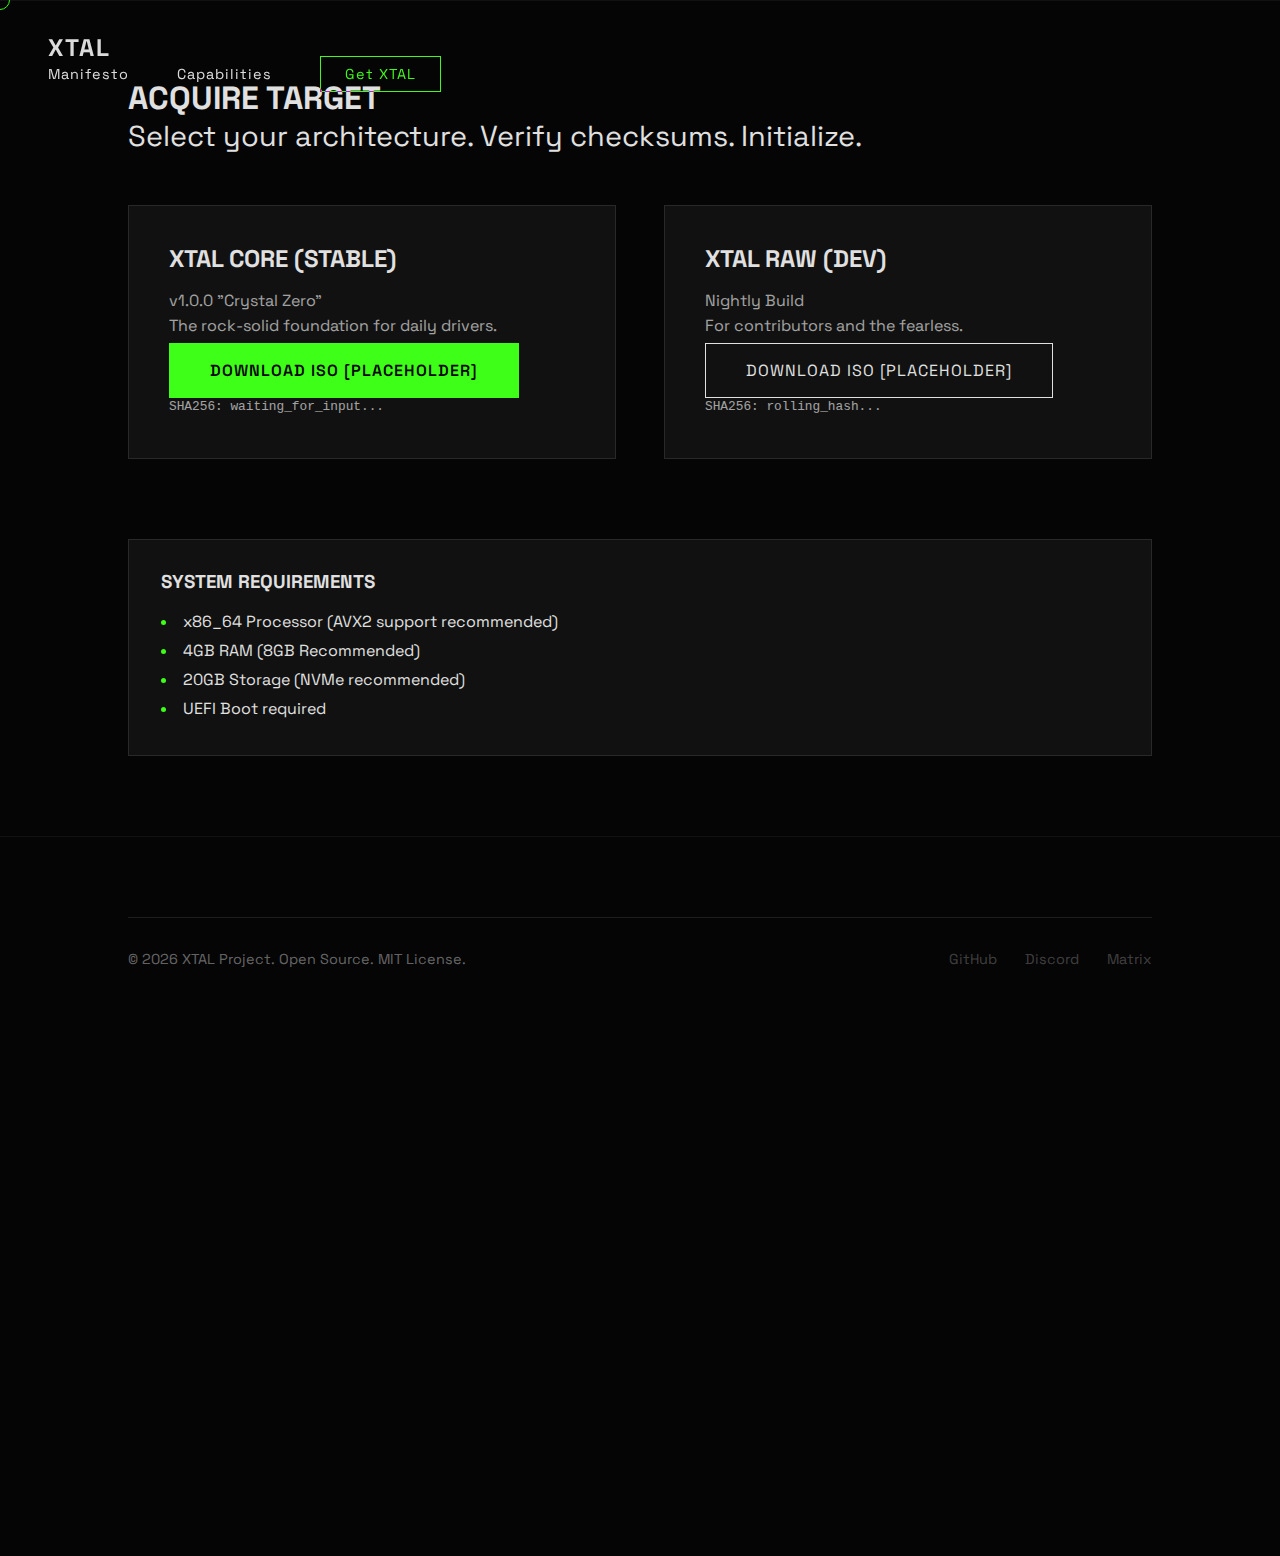
<file: download.html>
<!DOCTYPE html>
<html lang="en">

<head>
    <meta charset="UTF-8">
    <meta name="viewport" content="width=device-width, initial-scale=1.0">
    <title>Download XTAL Linux</title>
    <meta name="description" content="Download the latest ISOs for XTAL Linux.">
    <link rel="stylesheet" href="style.css">
    <link rel="preconnect" href="https://fonts.googleapis.com">
    <link rel="preconnect" href="https://fonts.gstatic.com" crossorigin>
    <link href="https://fonts.googleapis.com/css2?family=Space+Grotesk:wght@300;400;500;600;700&display=swap"
        rel="stylesheet">
</head>

<body>
    <div class="cursor"></div>
    <header>
        <nav>
            <div class="logo"><a href="index.html">XTAL</a></div>
            <ul class="nav-links">
                <li><a href="index.html#about" class="nav-link">Manifesto</a></li>
                <li><a href="index.html#features" class="nav-link">Capabilities</a></li>
                <li><a href="download.html" class="nav-link cta">Get XTAL</a></li>
            </ul>
        </nav>
    </header>

    <main>
        <section class="panel">
            <div class="content-wrapper">
                <h1 class="glitch" data-text="ACQUIRE TARGET">ACQUIRE TARGET</h1>
                <p class="lead">Select your architecture. Verify checksums. Initialize.</p>

                <div class="feature-grid">
                    <!-- Stable Release -->
                    <div class="feature-card">
                        <h3>XTAL Core (Stable)</h3>
                        <p>v1.0.0 "Crystal Zero"</p>
                        <p>The rock-solid foundation for daily drivers.</p>
                        <br>
                        <a href="#" class="btn primary">Download ISO [Placeholder]</a>
                        <p class="checksum">SHA256: <code>waiting_for_input...</code></p>
                    </div>

                    <!-- Bleeding Edge -->
                    <div class="feature-card">
                        <h3>XTAL Raw (Dev)</h3>
                        <p>Nightly Build</p>
                        <p>For contributors and the fearless.</p>
                        <br>
                        <a href="#" class="btn secondary">Download ISO [Placeholder]</a>
                        <p class="checksum">SHA256: <code>rolling_hash...</code></p>
                    </div>
                </div>

                <div class="requirements" style="margin-top: 5rem;">
                    <h3>System Requirements</h3>
                    <ul>
                        <li>x86_64 Processor (AVX2 support recommended)</li>
                        <li>4GB RAM (8GB Recommended)</li>
                        <li>20GB Storage (NVMe recommended)</li>
                        <li>UEFI Boot required</li>
                    </ul>
                </div>
            </div>
        </section>

        <section class="panel footer-panel">
            <footer>
                <p>&copy; 2026 XTAL Project. Open Source. MIT License.</p>
                <div class="socials">
                    <a href="#">GitHub</a>
                    <a href="#">Discord</a>
                    <a href="#">Matrix</a>
                </div>
            </footer>
        </section>
    </main>

    <script src="script.js"></script>
</body>

</html>
</file>
<file: style.css>
:root {
    --bg-color: #050505;
    --text-color: #e0e0e0;
    --accent-color: #3DFF17;
    /* Vibrant Green */
    --accent-dim: #2cb810;
    --glass-bg: rgba(255, 255, 255, 0.05);
    --glass-border: rgba(255, 255, 255, 0.1);
    --font-main: 'Space Grotesk', system-ui, -apple-system, sans-serif;
    --transition-speed: 0.3s;
}

* {
    margin: 0;
    padding: 0;
    box-sizing: border-box;
}

html {
    scroll-behavior: smooth;
    scroll-snap-type: y mandatory;
}

body {
    background-color: var(--bg-color);
    color: var(--text-color);
    font-family: var(--font-main);
    overflow-x: hidden;
    cursor: none;
    /* Custom cursor handling */
}

section {
    scroll-snap-align: start;
}

/* Custom Cursor */
.cursor {
    width: 20px;
    height: 20px;
    border: 1px solid var(--accent-color);
    border-radius: 50%;
    position: fixed;
    pointer-events: none;
    z-index: 9999;
    transform: translate(-50%, -50%);
    transition: transform 0.1s ease, width 0.3s ease, height 0.3s ease;
    mix-blend-mode: difference;
}

body:hover .cursor {
    opacity: 1;
}

a:hover~.cursor,
button:hover~.cursor {
    transform: scale(1.5);
    background-color: var(--accent-color);
}

/* Typography */
h1,
h2,
h3 {
    font-weight: 700;
    text-transform: uppercase;
    line-height: 1.1;
}

a {
    text-decoration: none;
    color: inherit;
    transition: color var(--transition-speed) ease;
}

/* Header */
header {
    position: fixed;
    top: 0;
    width: 100%;
    padding: 2rem 3rem;
    display: flex;
    justify-content: space-between;
    align-items: center;
    z-index: 100;
    mix-blend-mode: exclusion;
}

.logo {
    font-size: 1.5rem;
    font-weight: 700;
    letter-spacing: 2px;
}

.nav-links {
    list-style: none;
    display: flex;
    gap: 3rem;
}

.nav-link {
    font-size: 0.9rem;
    letter-spacing: 1px;
    position: relative;
}

.nav-link::after {
    content: '';
    position: absolute;
    bottom: -5px;
    left: 0;
    width: 0;
    height: 1px;
    background-color: var(--accent-color);
    transition: width var(--transition-speed) ease;
}

.nav-link:hover::after {
    width: 100%;
}

.nav-link.cta {
    color: var(--accent-color);
    border: 1px solid var(--accent-color);
    padding: 0.5rem 1.5rem;
    transition: all var(--transition-speed) ease;
}

.nav-link.cta:hover {
    background-color: var(--accent-color);
    color: var(--bg-color);
    box-shadow: 0 0 15px var(--accent-color);
    /* Glow effect */
}

/* Hero Section */
.hero-section {
    height: 100vh;
    display: flex;
    align-items: center;
    justify-content: center;
    position: relative;
    overflow: hidden;
}

.hero-content {
    text-align: center;
    z-index: 2;
}

.hero-content h1 {
    font-size: 6rem;
    margin-bottom: 1rem;
    letter-spacing: -2px;
    position: relative;
}

.hero-content h1::before,
.hero-content h1::after {
    content: attr(data-text);
    position: absolute;
    top: 0;
    left: 0;
    width: 100%;
    height: 100%;
    background: var(--bg-color);
}

.hero-content h1::before {
    left: 2px;
    text-shadow: -1px 0 #ff00c1;
    clip: rect(24px, 550px, 90px, 0);
    animation: glitch-anim-2 3s infinite linear alternate-reverse;
}

.hero-content h1::after {
    left: -2px;
    text-shadow: -1px 0 #00fff9;
    clip: rect(85px, 550px, 140px, 0);
    animation: glitch-anim 2.5s infinite linear alternate-reverse;
}

@keyframes glitch-anim {
    0% {
        clip: rect(10px, 9999px, 30px, 0);
    }

    20% {
        clip: rect(80px, 9999px, 100px, 0);
    }

    40% {
        clip: rect(20px, 9999px, 60px, 0);
    }

    60% {
        clip: rect(120px, 9999px, 140px, 0);
    }

    80% {
        clip: rect(40px, 9999px, 70px, 0);
    }

    100% {
        clip: rect(90px, 9999px, 110px, 0);
    }
}

@keyframes glitch-anim-2 {
    0% {
        clip: rect(30px, 9999px, 10px, 0);
    }

    20% {
        clip: rect(100px, 9999px, 80px, 0);
    }

    40% {
        clip: rect(50px, 9999px, 20px, 0);
    }

    60% {
        clip: rect(10px, 9999px, 40px, 0);
    }

    80% {
        clip: rect(80px, 9999px, 50px, 0);
    }

    100% {
        clip: rect(120px, 9999px, 90px, 0);
    }
}


.subtitle {
    font-size: 1.5rem;
    margin-bottom: 3rem;
    opacity: 0.7;
}

.hero-actions {
    display: flex;
    gap: 2rem;
    justify-content: center;
}

.btn {
    padding: 1rem 2.5rem;
    font-size: 1rem;
    text-transform: uppercase;
    letter-spacing: 1px;
    cursor: pointer;
    /* Fallback */
    transition: all var(--transition-speed) ease;
    border: 1px solid transparent;
}

.btn.primary {
    background-color: var(--accent-color);
    color: var(--bg-color);
    font-weight: 600;
}

.btn.primary:hover {
    box-shadow: 0 0 30px var(--accent-color);
    transform: translateY(-2px);
}

.btn.secondary {
    border-color: var(--text-color);
    background: transparent;
    color: var(--text-color);
}

.btn.secondary:hover {
    background-color: var(--text-color);
    color: var(--bg-color);
}

/* Hero Visual Orb */
.orb {
    position: absolute;
    width: 60vw;
    height: 60vw;
    background: radial-gradient(circle, var(--accent-color) 0%, rgba(61, 255, 23, 0) 70%);
    border-radius: 50%;
    top: 50%;
    left: 50%;
    transform: translate(-50%, -50%);
    opacity: 0.15;
    filter: blur(80px);
    /* Soft glow */
    z-index: 1;
    animation: breathe 8s infinite ease-in-out;
}

@keyframes breathe {

    0%,
    100% {
        transform: translate(-50%, -50%) scale(1);
        opacity: 0.15;
    }

    50% {
        transform: translate(-50%, -50%) scale(1.1);
        opacity: 0.2;
    }
}

/* Sections */
.panel {
    min-height: 80vh;
    padding: 5rem 10vw;
    display: flex;
    flex-direction: column;
    justify-content: center;
    border-top: 1px solid rgba(255, 255, 255, 0.05);
}

.content-wrapper {
    max-width: 1200px;
    margin: 0 auto;
    width: 100%;
}

.panel h2 {
    font-size: 3rem;
    margin-bottom: 2rem;
    color: var(--accent-color);
}

.lead {
    font-size: 1.8rem;
    line-height: 1.4;
    margin-bottom: 2rem;
    max-width: 800px;
}

/* Feature Grid */
.feature-grid {
    display: grid;
    grid-template-columns: repeat(auto-fit, minmax(300px, 1fr));
    gap: 3rem;
    margin-top: 3rem;
}

.feature-card {
    background: var(--glass-bg);
    border: 1px solid var(--glass-border);
    padding: 2.5rem;
    transition: transform var(--transition-speed) ease;
}

.feature-card:hover {
    transform: translateY(-10px);
    border-color: var(--accent-color);
    box-shadow: 0 0 20px rgba(61, 255, 23, 0.2);
}

.feature-card h3 {
    font-size: 1.5rem;
    margin-bottom: 1rem;
}

.feature-card p {
    opacity: 0.7;
    line-height: 1.6;
}

/* Footer Section */
.footer-panel {
    text-align: center;
    align-items: center;
    display: flex;
    flex-direction: column;
    justify-content: space-between;
    padding-bottom: 2rem;
}

.center-text {
    flex-grow: 1;
    display: flex;
    flex-direction: column;
    justify-content: center;
    align-items: center;
}

.center-text h2 {
    font-size: 5rem;
    /* Increased size */
    color: var(--text-color);
    background: linear-gradient(to right, #fff, var(--accent-color));
    -webkit-background-clip: text;
    background-clip: text;
    -webkit-text-fill-color: transparent;
    margin-bottom: 1rem;
}

footer {
    width: 100%;
    border-top: 1px solid var(--glass-border);
    padding-top: 2rem;
    font-size: 0.9rem;
    color: rgba(255, 255, 255, 0.4);
    display: flex;
    justify-content: space-between;
}

.socials a {
    margin-left: 1.5rem;
    opacity: 0.6;
}

.socials a:hover {
    opacity: 1;
    color: var(--accent-color);
}

/* Download Page Specifics */
.checksum {
    margin-top: 1rem;
    font-size: 0.8rem;
    font-family: monospace;
    opacity: 0.6;
    word-break: break-all;
}

.requirements {
    background: var(--glass-bg);
    padding: 2rem;
    border: 1px solid var(--glass-border);
}

.requirements ul {
    list-style-position: inside;
    margin-top: 1rem;
    line-height: 1.8;
}

.requirements li::marker {
    color: var(--accent-color);
}

.logo a {
    color: inherit;
    text-decoration: none;
}

/* Mobile Responsiveness */
@media (max-width: 768px) {
    .hero-content h1 {
        font-size: 3.5rem;
    }

    header {
        padding: 1.5rem;
    }

    .nav-links {
        display: none;
        /* Mobile menu implementation usually needed here */
    }

    .panel {
        padding: 4rem 1.5rem;
    }
}

/* Solid Header used on specific pages */
header.solid-header {
    background-color: var(--bg-color);
    mix-blend-mode: normal;
    border-bottom: 1px solid var(--glass-border);
}
</file>
